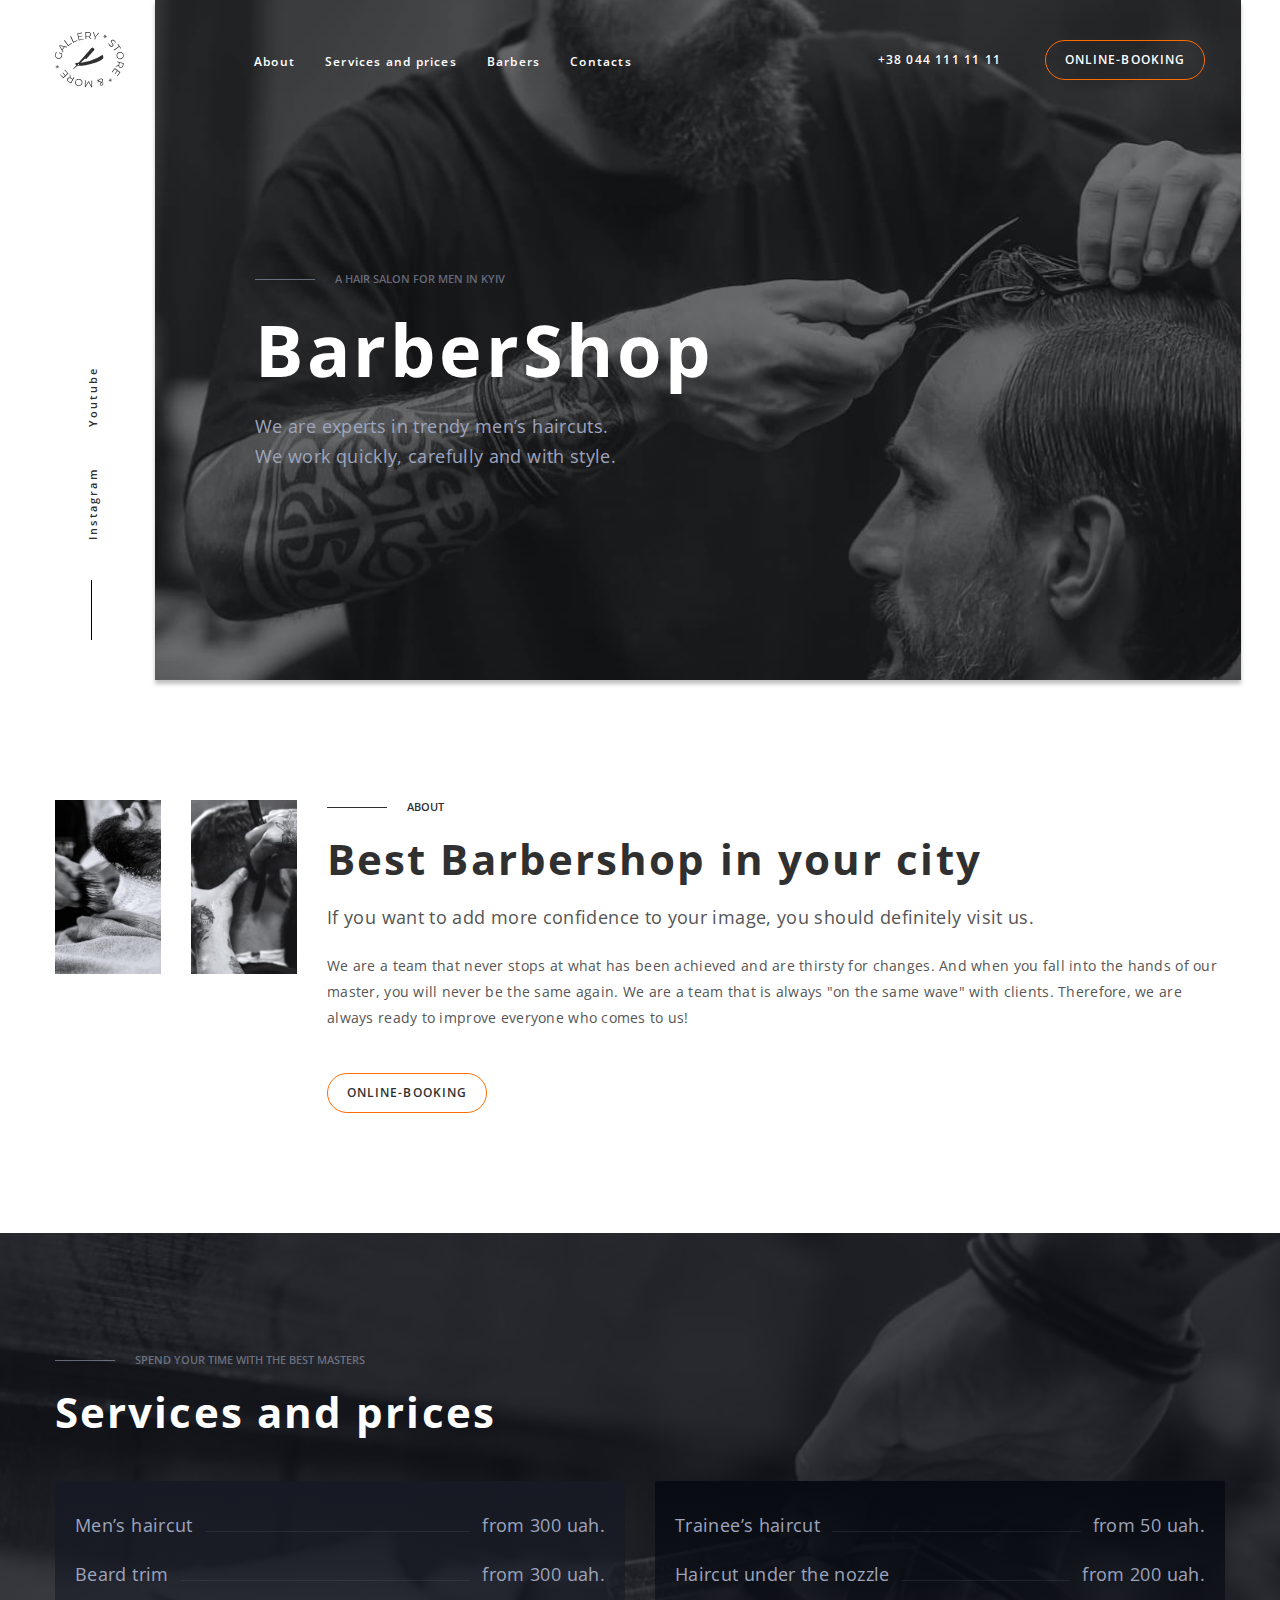
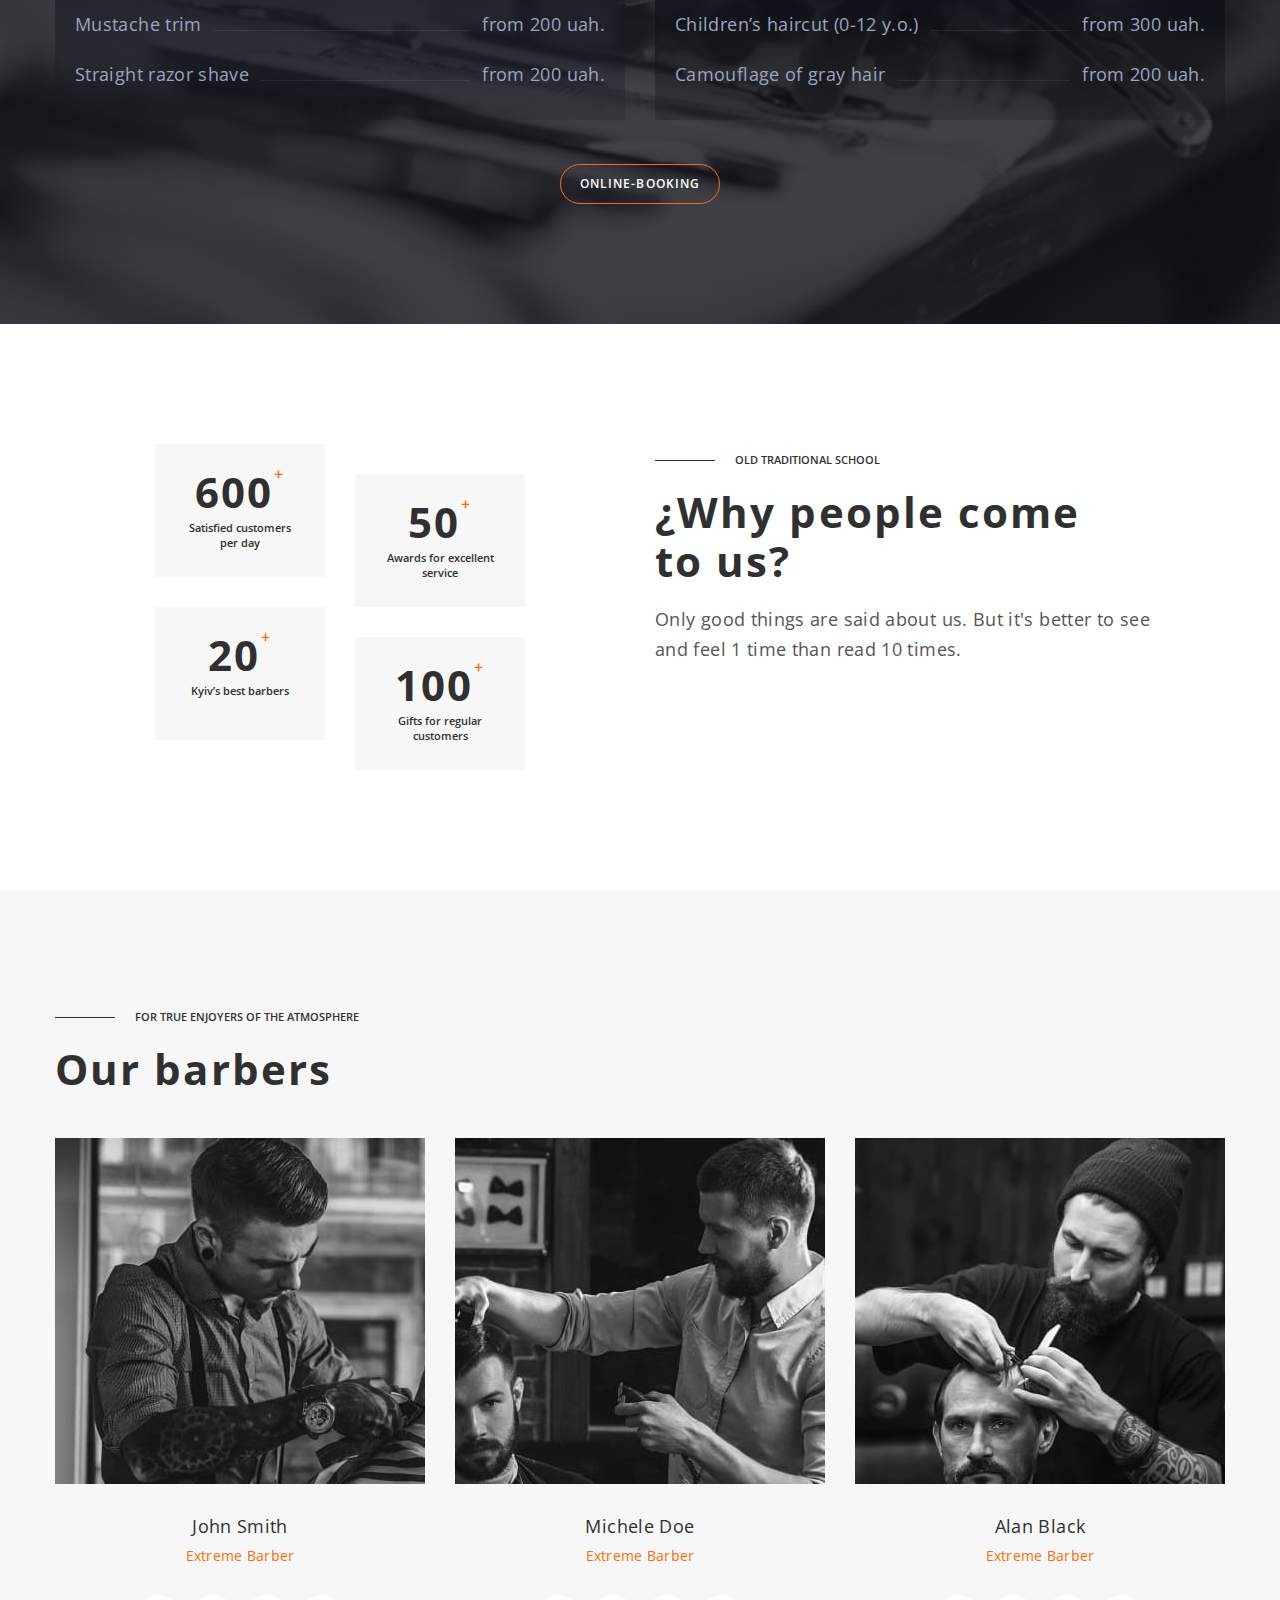
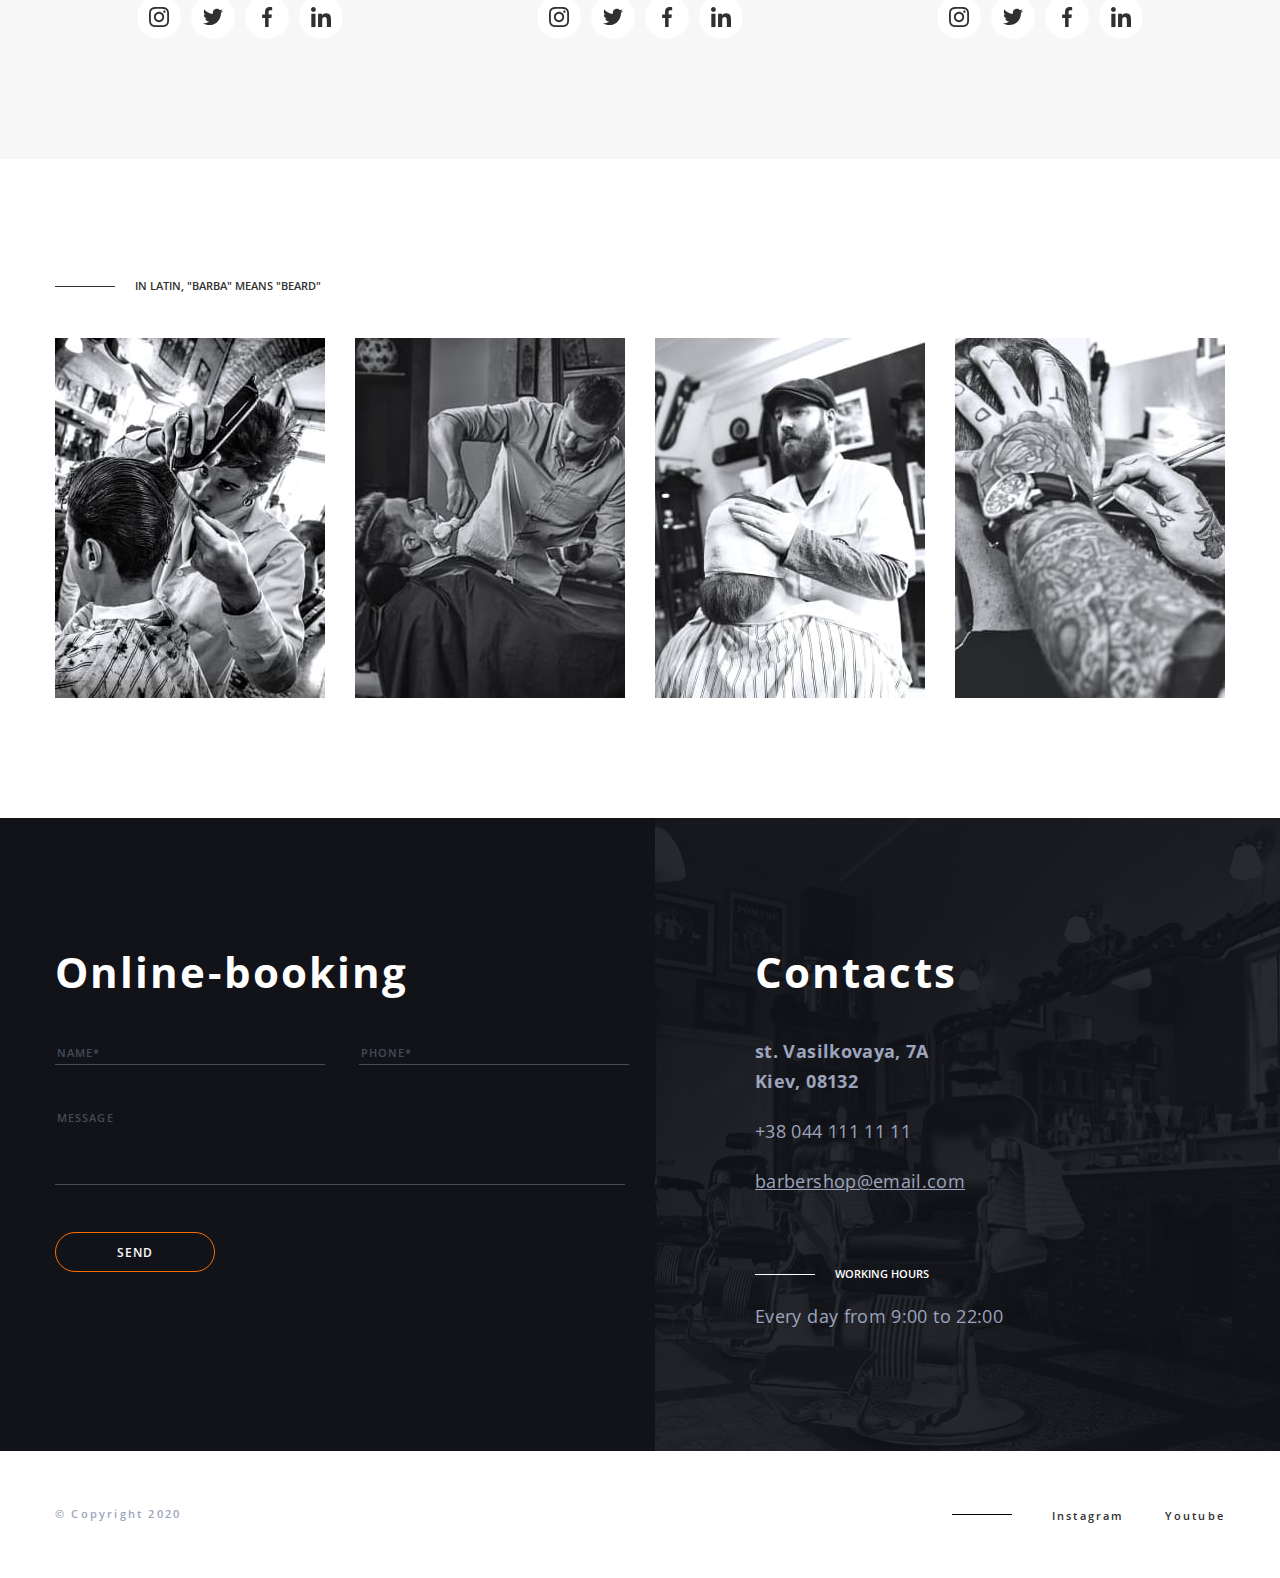
<file: index.html>
<!DOCTYPE html>
<html lang="en">
  <head>
    <meta charset="UTF-8" />
    <meta http-equiv="X-UA-Compatible" content="IE=edge" />
    <meta name="viewport" content="width=device-width, initial-scale=1.0" />
    <link rel="preconnect" href="https://fonts.googleapis.com" />
    <link rel="preconnect" href="https://fonts.gstatic.com" crossorigin />
    <link
      href="https://fonts.googleapis.com/css2?family=Open+Sans:wght@400;600;700&family=Raleway:wght@700&display=swap"
      rel="stylesheet"
    />
    <link
      rel="stylesheet"
      href="https://cdnjs.cloudflare.com/ajax/libs/modern-normalize/1.1.0/modern-normalize.min.css"
    />
    <link rel="stylesheet" href="./css/main.min.css" />
    <title>Barbershop</title>
  </head>
  <body>
    <header class="header">
      <div class="header__container container">
        <a href="" class="header__logo logo">
          <img src="./images/logo.svg" alt="Logo" />
        </a>
        <nav class="header__navigation">
          <ul class="header__list list">
            <li class="header__item item">
              <a href="" class="header__link header__link--active link"
                >About</a
              >
            </li>
            <li class="header__item item">
              <a href="" class="header__link header__link--active link"
                >Services and prices</a
              >
            </li>
            <li class="header__item item">
              <a href="" class="header__link header__link--active link"
                >Barbers</a
              >
            </li>
            <li class="header__item item">
              <a href="" class="header__link header__link--active link"
                >Contacts</a
              >
            </li>
          </ul>
        </nav>
        <div class="header__contact">
          <a href="tel:+380441111111" class="header__tel link"
            >+38 044 111 11 11</a
          >
          <button
            type="button"
            class="header__button header__button--active"
            data-modal-open
          >
            Online-booking
          </button>
        </div>
      </div>
    </header>
    <main>
      <section class="hero">
        <div class="hero__container container">
          <div class="hero__wrapper">
            <ul class="hero__list hero__list--static list">
              <li class="hero__item item">
                <a
                  href=""
                  rel="noopener noreferrer nofollow"
                  class="hero__link hero__link--active link"
                  >Instagram</a
                >
              </li>
              <li class="hero__item item">
                <a
                  href=""
                  rel="noopener noreferrer nofollow"
                  class="hero__link hero__link--active link"
                  >Youtube</a
                >
              </li>
            </ul>
          </div>
          <div class="hero__wrap">
            <p class="hero__pre-title pre-title">
              A hair salon for men in Kyiv
            </p>
            <h1 class="hero__title title">BarberShop</h1>
            <p class="hero__text">
              We are experts in trendy men’s haircuts. We work quickly,
              carefully and with style.
            </p>
          </div>
        </div>
      </section>
      <section class="about">
        <div class="about__container container">
          <ul class="about__list list">
            <li class="about__item about__item--pseudo item">
              <img
                src="./images/shaving1.jpg"
                alt="barber shaving"
                width="270"
              />
            </li>
            <li class="about__item about__item--pseudo item">
              <img
                src="./images/shaving2.jpg"
                alt="barber cuts hair"
                width="270"
              />
            </li>
          </ul>
          <div class="about__wrap">
            <p class="about__pre-title pre-title">About</p>
            <h2 class="about__title">Best Barbershop in your city</h2>
            <p class="about__after-title">
              If you want to add more confidence to your image, you should
              definitely visit us.
            </p>
            <p class="about__text">
              We are a team that never stops at what has been achieved and are
              thirsty for changes. And when you fall into the hands of our
              master, you will never be the same again. We are a team that is
              always "on the same wave" with clients. Therefore, we are always
              ready to improve everyone who comes to us!
            </p>
            <button type="button" class="about__button about__button--active">
              ONLINE-BOOKING
            </button>
          </div>
        </div>
      </section>
      <section class="prices">
        <div class="prices__container container">
          <p class="prices__pre-title pre-title">
            Spend your time with the best masters
          </p>
          <h2 class="prices__title">Services and prices</h2>
          <div class="prices__list-wrap">
            <ul class="prices__list-left prices__list list">
              <li
                class="prices__item prices__item--static prices__item--pseudo item"
              >
                <p class="prices__elem prices__elem--pseudo">Men’s haircut</p>
                <p class="prices__elem prices__elem--pseudo">from 300 uah.</p>
              </li>
              <li
                class="prices__item prices__item--static prices__item--pseudo item"
              >
                <p class="prices__elem prices__elem--pseudo">Beard trim</p>
                <p class="prices__elem prices__elem--pseudo">from 300 uah.</p>
              </li>
              <li
                class="prices__item prices__item--static prices__item--pseudo item"
              >
                <p class="prices__elem prices__elem--pseudo">Mustache trim</p>
                <p class="prices__elem prices__elem--pseudo">from 200 uah.</p>
              </li>
              <li
                class="prices__item prices__item--static prices__item--pseudo item"
              >
                <p class="prices__elem prices__elem--pseudo">
                  Straight razor shave
                </p>
                <p class="prices__elem prices__elem--pseudo">from 200 uah.</p>
              </li>
            </ul>
            <ul class="prices__list-right prices__list list">
              <li
                class="prices__item prices__item--static prices__item--pseudo item"
              >
                <p class="prices__elem prices__elem--pseudo">
                  Trainee’s haircut
                </p>
                <p class="prices__elem prices__elem--pseudo">from 50 uah.</p>
              </li>
              <li
                class="prices__item prices__item--static prices__item--pseudo item"
              >
                <p class="prices__elem prices__elem--pseudo">
                  Haircut under the nozzle
                </p>
                <p class="prices__elem prices__elem--pseudo">from 200 uah.</p>
              </li>
              <li
                class="prices__item prices__item--static prices__item--pseudo item"
              >
                <p class="prices__elem prices__elem--pseudo">
                  Children’s haircut (0-12 y.o.)
                </p>
                <p class="prices__elem prices__elem--pseudo">from 300 uah.</p>
              </li>
              <li
                class="prices__item prices__item--static prices__item--pseudo item"
              >
                <p class="prices__elem prices__elem--pseudo">
                  Camouflage of gray hair
                </p>
                <p class="prices__elem prices__elem--pseudo">from 200 uah.</p>
              </li>
            </ul>
          </div>
          <button class="prices__button" type="button">online-booking</button>
        </div>
      </section>
      <section class="slogan">
        <div class="slogan__container container">
          <div class="slogan__wrapper">
            <ul class="slogan__list list">
              <li class="slogan__item slogan__item--pseudo item">
                <span class="slogan__numbers slogan__numbers--static">600</span>
                <p class="slogan__text">Satisfied customers per day</p>
              </li>
              <li class="slogan__item slogan__item--pseudo item">
                <span class="slogan__numbers slogan__numbers--static">50</span>
                <p class="slogan__text">Awards for excellent service</p>
              </li>
              <li class="slogan__item slogan__item--pseudo item">
                <span class="slogan__numbers slogan__numbers--static">20</span>
                <p class="slogan__text">Kyiv’s best barbers</p>
              </li>
              <li class="slogan__item slogan__item--pseudo item">
                <span class="slogan__numbers slogan__numbers--static">100</span>
                <p class="slogan__text">Gifts for regular customers</p>
              </li>
            </ul>
          </div>
          <div class="slogan__wrap">
            <p class="slogan__pre-title pre-title">Old traditional school</p>
            <h2 class="slogan__title">¿Why people come to us?</h2>
            <p class="slogan__after-title">
              Only good things are said about us. But it's better to see and
              feel 1 time than read 10 times.
            </p>
          </div>
        </div>
      </section>
      <section class="barbers">
        <div class="barbers__container container">
          <p class="barbers__pre-title pre-title">
            For true enjoyers of the atmosphere
          </p>
          <h2 class="barbers__title">Our barbers</h2>
          <ul class="barbers__list list">
            <li class="barbers__item barbers__item--pseudo item">
              <a href="##" class="barbers__link barbers__link--active">
                <div class="barbers__thumb">
                  <img
                    class="barbers__img"
                    src="./images/barber1.jpg"
                    alt="our barbers"
                    width="370"
                  />
                  <p class="barbers__cover-text">
                    Lorem ipsum dolor sit amet, consectetur adipisicing elit.
                    Maxime quas magnam quis excepturi! Distinctio at temporibus
                    quas repellendus suscipit labore fugit quisquam neque
                    tempora voluptate praesentium asperiores voluptatum,
                    perferendis quaerat rerum, corporis qui!
                  </p>
                </div>
              </a>
              <h3 class="barbers__name">John Smith</h3>
              <p class="barbers__text">Extreme Barber</p>
              <ul class="barbers__soc-list list">
                <li class="barbers__soc-items barbers__soc-items--pseudo">
                  <a
                    href=""
                    class="barber__soc-link barber__soc-link--active link"
                  >
                    <svg width="20" height="20" class="barbers__soc-icons">
                      <use href="./images/icons.svg#icon-instagram"></use>
                    </svg>
                  </a>
                </li>
                <li class="barbers__soc-items barbers__soc-items--pseudo">
                  <a
                    href=""
                    class="barber__soc-link barber__soc-link--active link"
                  >
                    <svg width="20" height="20" class="barbers__soc-icons">
                      <use href="./images/icons.svg#icon-twitter"></use>
                    </svg>
                  </a>
                </li>
                <li class="barbers__soc-items barbers__soc-items--pseudo">
                  <a
                    href=""
                    class="barber__soc-link barber__soc-link--active link"
                  >
                    <svg width="20" height="20" class="barbers__soc-icons">
                      <use href="./images/icons.svg#icon-facebook"></use>
                    </svg>
                  </a>
                </li>
                <li class="barbers__soc-items barbers__soc-items--pseudo">
                  <a
                    href=""
                    class="barber__soc-link barber__soc-link--active link"
                  >
                    <svg width="20" height="20" class="barbers__soc-icons">
                      <use href="./images/icons.svg#icon-linkedin"></use>
                    </svg>
                  </a>
                </li>
              </ul>
            </li>
            <li class="barbers__item barbers__item--pseudo item">
              <a href="##" class="barbers__link barbers__link--active">
                <div class="barbers__thumb">
                  <img
                    class="barbers__img"
                    src="./images/barber2.jpg"
                    alt="our barbers"
                    width="370"
                  />
                  <p class="barbers__cover-text">
                    Lorem ipsum dolor sit amet, consectetur adipisicing elit.
                    Maxime quas magnam quis excepturi! Distinctio at temporibus
                    quas repellendus suscipit labore fugit quisquam neque
                    tempora voluptate praesentium asperiores voluptatum,
                    perferendis quaerat rerum, corporis qui!
                  </p>
                </div>
              </a>
              <h3 class="barbers__name">Michele Doe</h3>
              <p class="barbers__text">Extreme Barber</p>
              <ul class="barbers__soc-list list">
                <li class="barbers__soc-items barbers__soc-items--pseudo">
                  <a
                    href=""
                    class="barber__soc-link barber__soc-link--active link"
                  >
                    <svg width="20" height="20" class="barbers__soc-icons">
                      <use href="./images/icons.svg#icon-instagram"></use>
                    </svg>
                  </a>
                </li>
                <li class="barbers__soc-items barbers__soc-items--pseudo">
                  <a
                    href=""
                    class="barber__soc-link barber__soc-link--active link"
                  >
                    <svg width="20" height="20" class="barbers__soc-icons">
                      <use href="./images/icons.svg#icon-twitter"></use>
                    </svg>
                  </a>
                </li>
                <li class="barbers__soc-items barbers__soc-items--pseudo">
                  <a
                    href=""
                    class="barber__soc-link barber__soc-link--active link"
                  >
                    <svg width="20" height="20" class="barbers__soc-icons">
                      <use href="./images/icons.svg#icon-facebook"></use>
                    </svg>
                  </a>
                </li>
                <li class="barbers__soc-items barbers__soc-items--pseudo">
                  <a
                    href=""
                    class="barber__soc-link barber__soc-link--active link"
                  >
                    <svg width="20" height="20" class="barbers__soc-icons">
                      <use href="./images/icons.svg#icon-linkedin"></use>
                    </svg>
                  </a>
                </li>
              </ul>
            </li>
            <li class="barbers__item barbers__item--pseudo item">
              <a href="##" class="barbers__link barbers__link--active">
                <div class="barbers__thumb">
                  <img
                    class="barbers__img"
                    src="./images/barber3.jpg"
                    alt="our barbers"
                    width="370"
                  />
                  <p class="barbers__cover-text">
                    Lorem ipsum dolor sit amet, consectetur adipisicing elit.
                    Maxime quas magnam quis excepturi! Distinctio at temporibus
                    quas repellendus suscipit labore fugit quisquam neque
                    tempora voluptate praesentium asperiores voluptatum,
                    perferendis quaerat rerum, corporis qui!
                  </p>
                </div>
              </a>
              <h3 class="barbers__name">Alan Black</h3>
              <p class="barbers__text">Extreme Barber</p>
              <ul class="barbers__soc-list list">
                <li class="barbers__soc-items barbers__soc-items--pseudo">
                  <a
                    href=""
                    class="barber__soc-link barber__soc-link--active link"
                  >
                    <svg width="20" height="20" class="barbers__soc-icons">
                      <use href="./images/icons.svg#icon-instagram"></use>
                    </svg>
                  </a>
                </li>
                <li class="barbers__soc-items barbers__soc-items--pseudo">
                  <a
                    href=""
                    class="barber__soc-link barber__soc-link--active link"
                  >
                    <svg width="20" height="20" class="barbers__soc-icons">
                      <use href="./images/icons.svg#icon-twitter"></use>
                    </svg>
                  </a>
                </li>
                <li class="barbers__soc-items barbers__soc-items--pseudo">
                  <a
                    href=""
                    class="barber__soc-link barber__soc-link--active link"
                  >
                    <svg width="20" height="20" class="barbers__soc-icons">
                      <use href="./images/icons.svg#icon-facebook"></use>
                    </svg>
                  </a>
                </li>
                <li class="barbers__soc-items barbers__soc-items--pseudo">
                  <a
                    href=""
                    class="barber__soc-link barber__soc-link--active link"
                  >
                    <svg width="20" height="20" class="barbers__soc-icons">
                      <use href="./images/icons.svg#icon-linkedin"></use>
                    </svg>
                  </a>
                </li>
              </ul>
            </li>
          </ul>
        </div>
      </section>
      <section class="gallery">
        <div class="gallery__container container">
          <h2 class="gallery__visually-hidden">Gallery</h2>
          <p class="gallery__text pre-title">In Latin, "barba" means "beard"</p>
          <ul class="gallery__list list">
            <li class="gallery__item gallery__item--pseudo item">
              <img
                class="gallery__img"
                src="./images/working-process1.jpg"
                alt="barbers at works"
                width="270"
              />
            </li>
            <li class="gallery__item gallery__item--pseudo item">
              <img class="gallery__item item" />
              <img
                class="gallery__img"
                src="./images/working-process2.jpg"
                alt="barbers at works"
                width="270"
              />
            </li>
            <li class="gallery__item gallery__item--pseudo item">
              <img class="gallery-item item" />
              <img
                class="gallery__img"
                src="./images/working-process3.jpg"
                alt="barbers at works"
                width="270"
              />
            </li>
            <li class="gallery__item gallery__item--pseudo item">
              <img
                class="gallery__img"
                src="./images/working-process4.jpg"
                alt="barbers at works"
                width="270"
              />
            </li>
          </ul>
        </div>
      </section>
      <div class="block-wrapper">
        <div class="block-wrapper__container container">
          <section class="booking">
            <h2 class="booking__title">Online-booking</h2>
            <form action="" class="form">
              <input
                class="form__input form__input--pseudo form__styles form__styles--active"
                type="text"
                name="name"
                placeholder="Name*"
              />
              <input
                class="form__input form__input--pseudo form__styles form__styles--active"
                type="tel"
                name="phone"
                placeholder="Phone*"
              />
              <textarea
                class="form__textarea form__styles form__styles--active"
                name="massage"
                placeholder="Message"
              ></textarea>
              <button type="button" class="form__button">send</button>
            </form>
          </section>
          <section class="address">
            <h2 class="address__title">Contacts</h2>
            <address class="contacts">
              <ul class="contacts__list list">
                <li class="contacts__item contacts__item--pseudo item">
                  <a
                    class="contacts__address link"
                    href="https://goo.gl/maps/SqjWdAGcujGYJVh9A"
                    rel="noopener noreferrer nofollow"
                    >st. Vasilkovaya, 7A <br />
                    Kiev, 08132
                  </a>
                </li>
                <li class="contacts__item contacts__item--pseudo item">
                  <a class="contacts__tel link" href="tel:+380441111111"
                    >+38 044 111 11 11</a
                  >
                </li>
                <li class="contacts__item contacts__item--pseudo item">
                  <a
                    class="contacts__mail link"
                    href="mailto:barbershop@email.com"
                    >barbershop@email.com</a
                  >
                </li>
              </ul>
            </address>
            <p class="address__after-title pre-title">Working hours</p>
            <p class="address__working-hours">Every day from 9:00 to 22:00</p>
          </section>
        </div>
      </div>
    </main>
    <footer class="footer">
      <div class="footer__container container">
        <p class="footer__copyright">&#169; Copyright 2020</p>
        <div class="footer__wrapper">
          <ul class="footer__list footer__list--static list">
            <li class="footer__item footer__item--pseudo item">
              <a
                class="footer__link footer__link--active"
                href=""
                rel="noopener noreferrer nofollow"
                >Instagram</a
              >
            </li>
            <li class="footer__item footer__item--pseudo item">
              <a
                class="footer__link footer__link--active"
                href=""
                rel="noopener noreferrer nofollow"
                >Youtube</a
              >
            </li>
          </ul>
        </div>
      </div>
    </footer>
    <div class="backdrop is-hidden" data-modal>
      <div class="modal">
        <button type="button" class="modal__close-btn" data-modal-close>
          <svg width="20" height="20" class="">
            <use href="./images/modal.svg#icon-modal-x"></use>
          </svg>
        </button>
        <p class="modal__title">Contact Us</p>
        <form action="">
          <div class="modal__wrap">
            <label for="">Name</label>
            <div class="modal__input-wrapper">
              <input
                type="text"
                class="modal__input modal__input--attribute modal__input--compulsory modal__input--active modal__input--pseudo"
                placeholder="enter name"
                name="name"
                required
              />
              <svg width="18" height="18" class="modal__input-icon">
                <use href="./images/modal.svg#icon-modal-face"></use>
              </svg>
            </div>
          </div>
          <div class="modal__wrap">
            <label for="">Tel</label>
            <div class="modal__input-wrapper">
              <input
                type="tel"
                class="modal__input modal__input--attribute modal__input--compulsory modal__input--active modal__input--pseudo"
                placeholder="enter phone number"
                name="phone number"
                pattern="[\+]\d{3}\s[\(]\d{2}[\)]\s\d{3}[\-]\d{2}[\-]\d{2}"
                title="+380 (93) 111-66-77"
                value="+380"
                required
              />
              <svg width="18" height="18" class="modal__input-icon">
                <use href="./images/modal.svg#icon-modal-phone"></use>
              </svg>
            </div>
          </div>
          <div class="modal__wrap">
            <label for="">Email</label>
            <div class="modal__input-wrapper">
              <input
                type="email"
                class="modal__input modal__input--attribute modal__input--compulsory modal__input--active modal__input--pseudo"
                placeholder="enter email"
                name="email"
                required
              />
              <svg width="18" height="18" class="modal__input-icon">
                <use href="./images/modal.svg#icon-modal-mail"></use>
              </svg>
            </div>
          </div>
          <fieldset>
            <legend>Who will shave?</legend>
            <input type="radio" name="shave" id="dad" value="dad" checked />
            <label for="dad">Dad</label>
            <input type="radio" name="shave" id="son" value="son" />
            <label for="son">Son</label>
          </fieldset>
          <fieldset>
            <legend>Select tool</legend>
            <input type="checkbox" name="tool" id="scissors" value="scissors" />
            <label for="scissors">Scissors</label>
            <input
              type="checkbox"
              name="tool"
              id="hair trimmer"
              value="hair trimmer"
            />
            <label for="hair trimmer">Hair trimmer</label>
            <input
              type="checkbox"
              name="tool"
              id="razor blade"
              value="razor blade"
            />
            <label for="razor blade">Razor blade</label>
          </fieldset>
          <div class="modal__wrap">
            <label for="city">Select city</label>
            <select name="city" id="city">
              <option value="kyiv">Kyiv</option>
              <option value="lviv">Lviv</option>
              <option value="odessa">Odessa</option>
            </select>
          </div>
          <div class="modal__wrap">
            <label for="">Text</label>
            <textarea
              class="modal__text modal__text--attribute"
              name="comment"
              id="comment"
              placeholder="enter comment"
            ></textarea>
          </div>
          <button type="submit" class="modal__btn-submit">Send</button>
        </form>
      </div>
    </div>
    <script src="./js/modal.js"></script>
  </body>
</html>
</file>
<file: css/main.min.css>
*{box-sizing:border-box}p,h1,h2,h3,h4,h5,h6{margin:0px}ul{margin:0px;padding-left:0px}button{cursor:pointer;background-color:rgba(0,0,0,0)}img{display:block}@media screen and (min-width: 480px){img{width:100%;height:auto}}body{font-family:"Open Sans","Raleway",sans-serif}.container{width:100%;padding:0px 15px;margin:0px auto}@media screen and (min-width: 480px){.container{width:448px}}@media screen and (min-width: 768px){.container{width:720px}}@media screen and (min-width: 1200px){.container{width:1200px}}.link{text-decoration:none}.list{list-style:none}.pre-title{display:flex;align-items:center}.pre-title::before{content:"";width:60px;height:1px;display:block;background:currentColor;margin-right:20px}.header{position:absolute;width:100%}.header__container{display:flex;align-items:center}.header__logo{padding:32px 0px;margin-right:130px}.logo{display:block}.header__list{display:flex}.header__item:not(:last-child){margin-right:30px}.header__link{font-weight:600;font-size:12px;line-height:1.33;letter-spacing:.1em;color:#fff}.header__link--active:hover,.header__link--active:focus{color:#ff6c00}.header__contact{margin-left:auto}.header__tel{font-weight:600;font-size:12px;line-height:1.33;text-transform:uppercase;letter-spacing:.1em;color:#fff}.header__button{font-family:inherit;font-weight:600;font-size:12px;line-height:1.33;text-transform:uppercase;letter-spacing:.09em;color:#fff;border:1px solid #ff6c00;border-radius:25px;margin-left:40px;min-width:160px;height:40px;margin-right:20px}.header__button--active:hover,.header__button--active:focus{background:#ff6c00}.hero__container{display:flex}.hero__wrapper{width:100px;display:flex;align-items:flex-end;padding-left:27px;padding-bottom:40px}.hero__list{display:flex;align-items:center;transform:rotate(-90deg) translateY(100%);transform-origin:bottom left;gap:40px}.hero__list--static::before{content:"";width:60px;height:1px;background:currentColor}.hero__link{font-weight:600;font-size:11px;line-height:1.36;color:#303030;letter-spacing:.2em}.hero__link--active:hover,.hero__link--active:focus{color:#ff6c00}.hero__wrap{padding:272px 526px 208px 100px;flex-grow:1;background-image:linear-gradient(rgba(25, 28, 38, 0.2), rgba(25, 28, 38, 0.2)),url(../images/hero-bg.jpg);background-repeat:no-repeat;background-size:cover;background-position:center;background-color:#303030;box-shadow:0px 4px 4px rgba(0,0,0,.25)}.hero__pre-title{font-weight:600;font-size:11px;line-height:1.36;text-transform:uppercase;color:rgba(157,164,189,.6);margin-bottom:20px}.hero__title{font-weight:700;font-size:72px;line-height:1.18;color:#fff;letter-spacing:.05em;margin-bottom:20px}.hero__text{font-weight:400;font-size:18px;line-height:1.66;color:#9da4bd;letter-spacing:.02em;max-width:370px}.about{padding:120px 0px}.about__container{display:flex}.about__list{display:flex}.about__item:not(:last-child){margin-right:30px}.about__wrap{margin-left:30px}.about__pre-title{font-weight:600;font-size:11px;line-height:1.36;text-transform:uppercase;color:#303030;margin-bottom:20px}.about__title{font-weight:700;font-size:42px;line-height:1.16;color:#303030;letter-spacing:.05em;margin-bottom:20px}.about__after-title{font-weight:400;font-size:18px;line-height:1.66;color:#555;letter-spacing:.02em;margin-bottom:20px}.about__text{font-weight:400;font-size:14px;line-height:1.85;color:#555;letter-spacing:.02em;margin-bottom:42px}.about__button{font-family:inherit;font-weight:600;font-size:12px;line-height:1.33;text-transform:uppercase;color:#303030;border:1px solid #ff6c00;border-radius:25px;letter-spacing:.09em;min-width:160px;height:40px}.about__button--active:hover,.about__button--active:focus{color:#fff;background:#ff6c00}.prices{padding:120px 0px;background-image:url(../images/prices-bg.png);background-color:#111319;background-repeat:no-repeat;background-size:cover;background-position:center;max-width:1600px;margin:0 auto}.prices__pre-title{font-weight:600;font-size:11px;line-height:1.36;text-transform:uppercase;color:rgba(157,164,189,.6);margin-bottom:20px}.prices__title{font-weight:700;font-size:42px;line-height:1.16;color:#fff;letter-spacing:.05em;margin-bottom:44px}.prices__list-wrap{display:flex;gap:30px}.prices__list-left{background:linear-gradient(180deg, #171a24 0%, rgba(23, 26, 36, 0.2) 100%)}.prices__list-right{background:linear-gradient(180deg, #090b13 0%, rgba(9, 11, 19, 0.2) 100%)}.prices__list{padding:30px 20px;flex-grow:1;width:570px}.prices__item{margin-bottom:20px;display:flex;justify-content:space-between;align-items:baseline}.prices__item--pseudo:last-child{margin-bottom:0px}.prices__item--static::after{content:"";height:1px;width:60px;background:rgba(157,164,189,.12);flex-grow:1;margin:0px 12px}.prices__elem{font-weight:400;font-size:18px;line-height:1.66;color:#9da4bd;letter-spacing:.02em}.prices__elem--pseudo:last-child{order:1}.prices__button{font-weight:600;font-size:12px;line-height:1.33;text-transform:uppercase;color:#fff;border:1px solid #ff6c00;border-radius:25px;letter-spacing:.09em;margin:0px auto;display:block;margin-top:44px;min-width:160px;height:40px}.slogan{padding:120px 0px}.slogan__container{display:flex}.slogan__wrapper{width:calc(50% + 15px);padding-left:100px}.slogan__list{display:flex;flex-wrap:wrap;width:370px}.slogan__item{width:170px;height:133px;padding:20px 24px;text-align:center;background:#f7f7f7}.slogan__item--pseudo:nth-child(2n+1){margin-right:30px}.slogan__item--pseudo:nth-child(2n){margin-top:30px}.slogan__numbers{font-weight:700;font-size:42px;line-height:1.35;text-align:center;color:#303030;letter-spacing:.05em;display:flex;justify-content:center}.slogan__numbers--static::after{content:"+";font-weight:600;font-size:16px;line-height:1.37;text-align:center;color:#ff6c00}.slogan__text{font-weight:600;font-size:11px;line-height:1.36;text-align:center;color:#303030}.slogan__wrap{padding-top:9px;padding-right:70px;padding-left:130px}.slogan__pre-title{font-weight:600;font-size:11px;line-height:1.36;text-transform:uppercase;color:#303030;margin-bottom:20px}.slogan__title{font-weight:700;font-size:42px;line-height:1.16;color:#303030;letter-spacing:.05em;margin-bottom:20px;padding-right:70px}.slogan__after-title{font-weight:400;font-size:18px;line-height:1.66;color:#555;letter-spacing:.02em}.barbers{padding:120px 0px;background-color:#f7f7f7}.barbers__pre-title{font-weight:600;font-size:11px;line-height:1.36;text-transform:uppercase;color:#303030;margin-bottom:20px}.barbers__title{font-weight:700;font-size:42px;line-height:1.16;color:#303030;letter-spacing:.05em;margin-bottom:44px}.barbers__list{display:flex}.barbers__item{width:calc((100% - 60px)/3)}.barbers__item--pseudo:not(:last-child){margin-right:30px}.barbers__link--active:hover .barbers__cover-text{transform:translateY(0);transition:transform 400ms linear}.barbers__link--active:focus .barbers__cover-text{transform:translateY(0);transition:transform 400ms linear}.barbers__thumb{position:relative;overflow:hidden}.barbers__cover-text{position:absolute;top:0;color:#fff;font-size:18px;font-weight:600;line-height:1.5;background-color:rgba(255,106,0,.489);padding:40px;height:100%;transform:translateY(100%);transition:transform 300ms linear}.barbers__name{font-weight:400;font-size:18px;line-height:1.38;color:#303030;letter-spacing:.02em;margin-top:30px;margin-bottom:8px;text-align:center}.barbers__text{font-weight:400;font-size:14px;line-height:1.35;color:#ff6c00;letter-spacing:.02em;margin-bottom:30px;text-align:center}.barbers__soc-list{display:flex;justify-content:center;align-items:center}.barbers__soc-items{width:44px;height:44px;margin-right:10px}.barbers__soc-items--pseudo:last-child{margin-right:0px}.barber__soc-link{width:100%;height:100%;display:flex;justify-content:center;align-items:center;border-radius:50%;background-color:#fff;color:#303030}.barber__soc-link--active:hover{background-color:#fff;color:#ff6c00}.barbers__soc-icons{fill:currentColor}.gallery{padding:120px 0px}.gallery__visually-hidden{position:absolute;width:1px;height:1px;margin:-1px;border:0;padding:0;white-space:nowrap;-webkit-clip-path:inset(100%);clip-path:inset(100%);clip:rect(0 0 0 0);overflow:hidden}.gallery__text{font-weight:600;font-size:11px;line-height:1.36;text-transform:uppercase;color:#303030;margin-bottom:44px}.gallery__list{display:flex}.gallery__item{margin-right:30px}.gallery__item--pseudo:last-child{margin-right:0px}.block-wrapper{display:flex;background:#111319;background-image:url(../images/contacts-bg.png);background-repeat:no-repeat;background-position:center right calc(50% - 15px - 392px);background-size:auto 100%}.block-wrapper__container{display:flex}.booking{width:calc(50% + 15px);padding-top:130px;padding-bottom:120px}.booking__title{font-weight:700;font-size:42px;line-height:1.16;color:#fff;letter-spacing:.05em;margin-bottom:44px}.form__input{width:270px;height:24px}.form__input--pseudo:first-child{margin-right:30px}.form__textarea{width:570px;height:76px;resize:none}.form__styles{background-color:rgba(0,0,0,0);border:none;border-bottom:1px solid rgba(157,164,189,.4);font-weight:600;font-size:11px;line-height:1.36;letter-spacing:.1em;color:rgba(157,164,189,.4);margin-bottom:44px;cursor:pointer;transition:border-bottom-color 500ms linear}.form__styles--active::-moz-placeholder{text-transform:uppercase;color:rgba(157,164,189,.4);-moz-transition:color 500ms linear;transition:color 500ms linear}.form__styles--active:-ms-input-placeholder{text-transform:uppercase;color:rgba(157,164,189,.4);-ms-transition:color 500ms linear;transition:color 500ms linear}.form__styles--active::placeholder{text-transform:uppercase;color:rgba(157,164,189,.4);transition:color 500ms linear}.form__styles--active:focus,.form__styles--active:hover{outline:rgba(0,0,0,0);border-bottom-color:#fff}.form__styles--active:focus::-moz-placeholder, .form__styles--active:hover::-moz-placeholder{color:#fff}.form__styles--active:focus:-ms-input-placeholder, .form__styles--active:hover:-ms-input-placeholder{color:#fff}.form__styles--active:focus::placeholder,.form__styles--active:hover::placeholder{color:#fff}.form__button{width:160px;height:40px;border:1px solid #ff6c00;border-radius:25px;font-weight:600;font-size:12px;line-height:1.33;text-align:center;letter-spacing:.09em;text-transform:uppercase;color:#fff}.address{padding-top:130px;padding-bottom:120px;padding-left:100px}.address__title{font-weight:700;font-size:42px;line-height:1.16;color:#fff;letter-spacing:.05em;margin-bottom:40px}.contacts__item{font-style:normal;margin-bottom:20px}.contacts__item--pseudo:last-child{margin-bottom:0px}.contacts__address{font-weight:700;font-size:18px;line-height:1.66;color:#9da4bd;letter-spacing:.02em}.contacts__tel{font-weight:400;font-size:18px;line-height:1.66;color:#9da4bd;letter-spacing:.02em}.contacts__mail{font-weight:400;font-size:18px;line-height:1.66;-webkit-text-decoration-line:underline;text-decoration-line:underline;color:#9da4bd;letter-spacing:.02em}.address__after-title{font-weight:600;font-size:11px;line-height:1.36;text-transform:uppercase;color:#fff;margin-top:70px;margin-bottom:20px}.address__working-hours{font-weight:400;font-size:18px;line-height:1.66;color:#9da4bd;letter-spacing:.02em}.footer__container{display:flex;align-items:center}.footer__copyright{font-weight:600;font-size:11px;line-height:1.36;color:#9da4bd;letter-spacing:.2em;padding:56px 0px}.footer__wrapper{display:flex;margin-left:auto}.footer__list{display:flex;align-items:center}.footer__list--static::before{content:"";width:60px;height:1px;background:currentColor;margin-right:40px}.footer__item{margin-left:40px}.footer__item--pseudo:first-child{margin-left:0px}.footer__link{font-weight:600;font-size:11px;line-height:1.36;color:#303030;letter-spacing:.2em;text-decoration:none}.footer__link--active:hover,.footer__link--active:focus{color:#ff6c00}.backdrop{position:fixed;top:0;width:100%;height:100%;background-color:rgba(85,85,85,.545);transition:opacity 300ms linear,visibility 300ms linear}.backdrop.is-hidden .modal{transform:translate(-50% -50%) scale(0.5)}.modal{position:absolute;top:50%;left:50%;transform:translate(-50%, -50%) scale(1);width:500px;height:700px;background-color:#fff;border-radius:5px;padding:35px;transition:transform 500ms}.modal__close-btn{position:absolute;top:10px;right:10px;width:30px;height:30px;background-color:rgba(0,0,0,0);border:1px solid #9da4bd;border-radius:50%;display:flex;align-items:center;justify-content:center}.backdrop.is-hidden{opacity:0;visibility:hidden;pointer-events:none}.modal__title{font-size:24px;font-weight:600;line-height:1.5;color:#303030;text-align:center;margin-bottom:10px}.modal__wrap label{display:block;margin-bottom:10px}.modal__input{width:100%;height:40px;padding-left:40px;background:#fff;box-shadow:0px 1px 3px rgba(0,0,0,.12),0px 1px 1px rgba(0,0,0,.14),0px 2px 1px rgba(0,0,0,.2);border-radius:4px;color:#303030;font-size:14px;line-height:1.2}.modal__input--attribute::-moz-placeholder{color:#ff6c00;font-weight:700}.modal__input--attribute:-ms-input-placeholder{color:#ff6c00;font-weight:700}.modal__input--attribute::placeholder{color:#ff6c00;font-weight:700}.modal__input--compulsory:required{border-color:#9da4bd}.modal__input--active:focus,.modal__input--active:hover{border-color:#ff6c00;outline:rgba(0,0,0,0)}.modal__input--active:focus+svg,.modal__input--active:hover+svg{fill:#ff6c00}.modal__input--pseudo:not(:focus):not(:-moz-placeholder-shown):valid{background-color:rgba(0,255,0,.2)}.modal__input--pseudo:not(:focus):not(:-ms-input-placeholder):valid{background-color:rgba(0,255,0,.2)}.modal__input--pseudo:not(:focus):not(:placeholder-shown):valid{background-color:rgba(0,255,0,.2)}.modal__input--pseudo:not(:focus):not(:-moz-placeholder-shown):invalid{background-color:rgba(255,0,0,.2)}.modal__input--pseudo:not(:focus):not(:-ms-input-placeholder):invalid{background-color:rgba(255,0,0,.2)}.modal__input--pseudo:not(:focus):not(:placeholder-shown):invalid{background-color:rgba(255,0,0,.2)}input[type=radio]:checked+label{color:#ff6c00}.modal__input-wrapper{position:relative;margin-bottom:28px}.modal__input-icon{position:absolute;top:50%;left:12px;transform:translateY(-50%)}.modal__text{width:100%;height:80px;max-height:250px;background:#fff;box-shadow:0px 1px 3px rgba(0,0,0,.12),0px 1px 1px rgba(0,0,0,.14),0px 2px 1px rgba(0,0,0,.2);border-radius:4px;resize:vertical;font-size:14px;line-height:1.2;padding:10px;padding-left:40px}.modal__text--attribute::-moz-placeholder{color:#ff6c00;font-weight:700}.modal__text--attribute:-ms-input-placeholder{color:#ff6c00;font-weight:700}.modal__text--attribute::placeholder{color:#ff6c00;font-weight:700}/*# sourceMappingURL=main.min.css.map */
</file>
